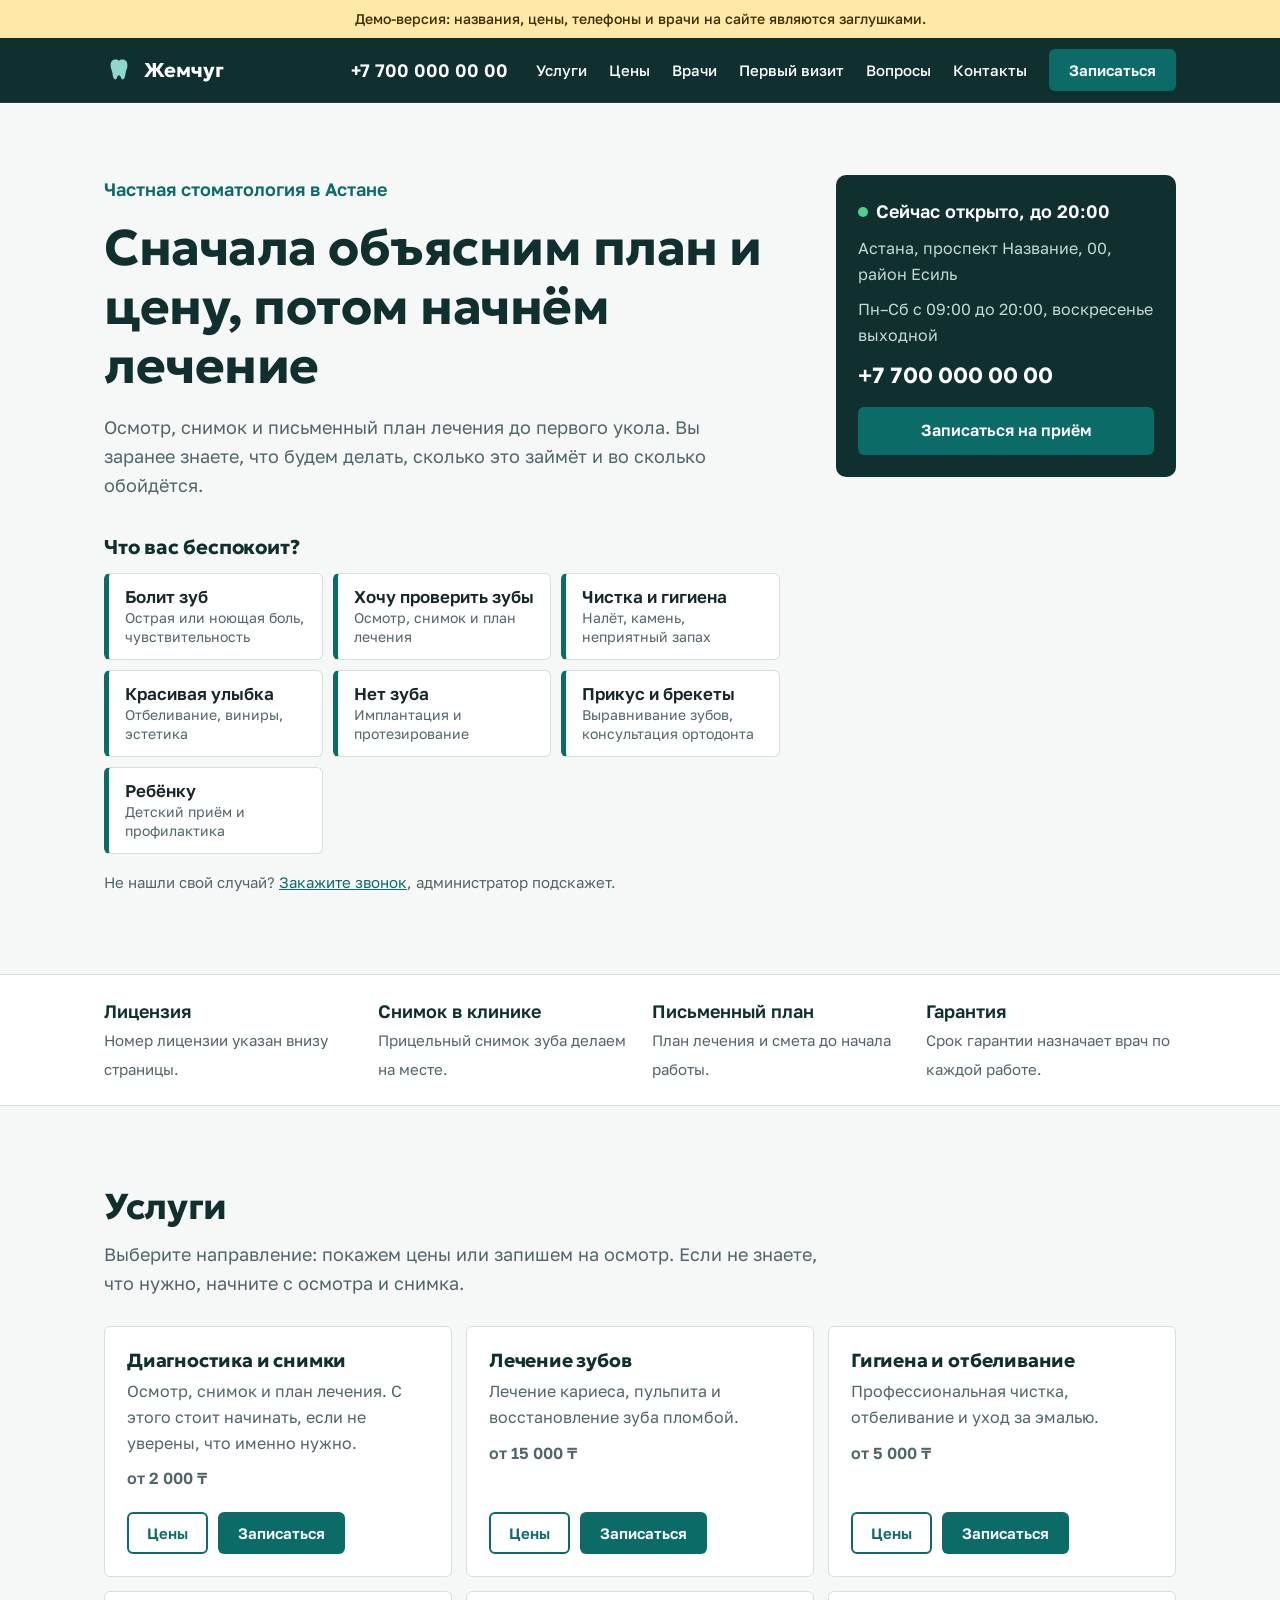
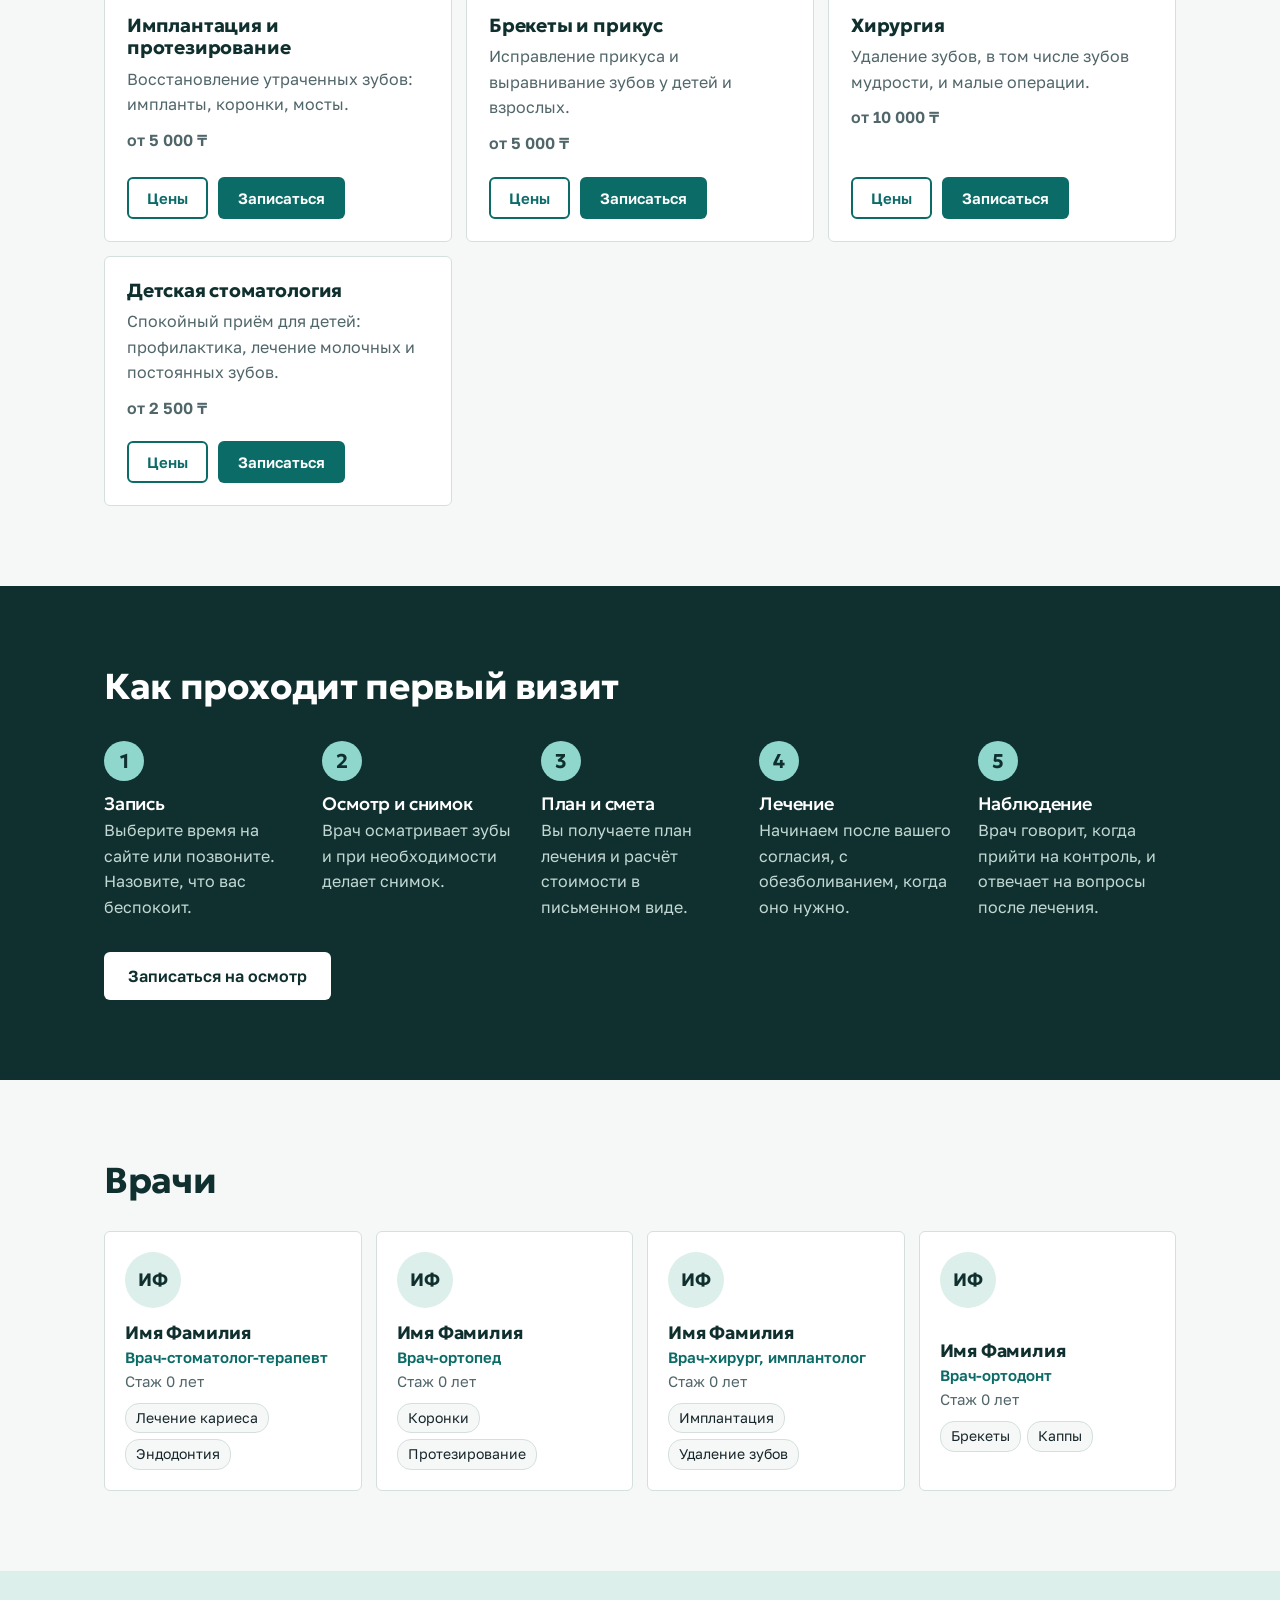
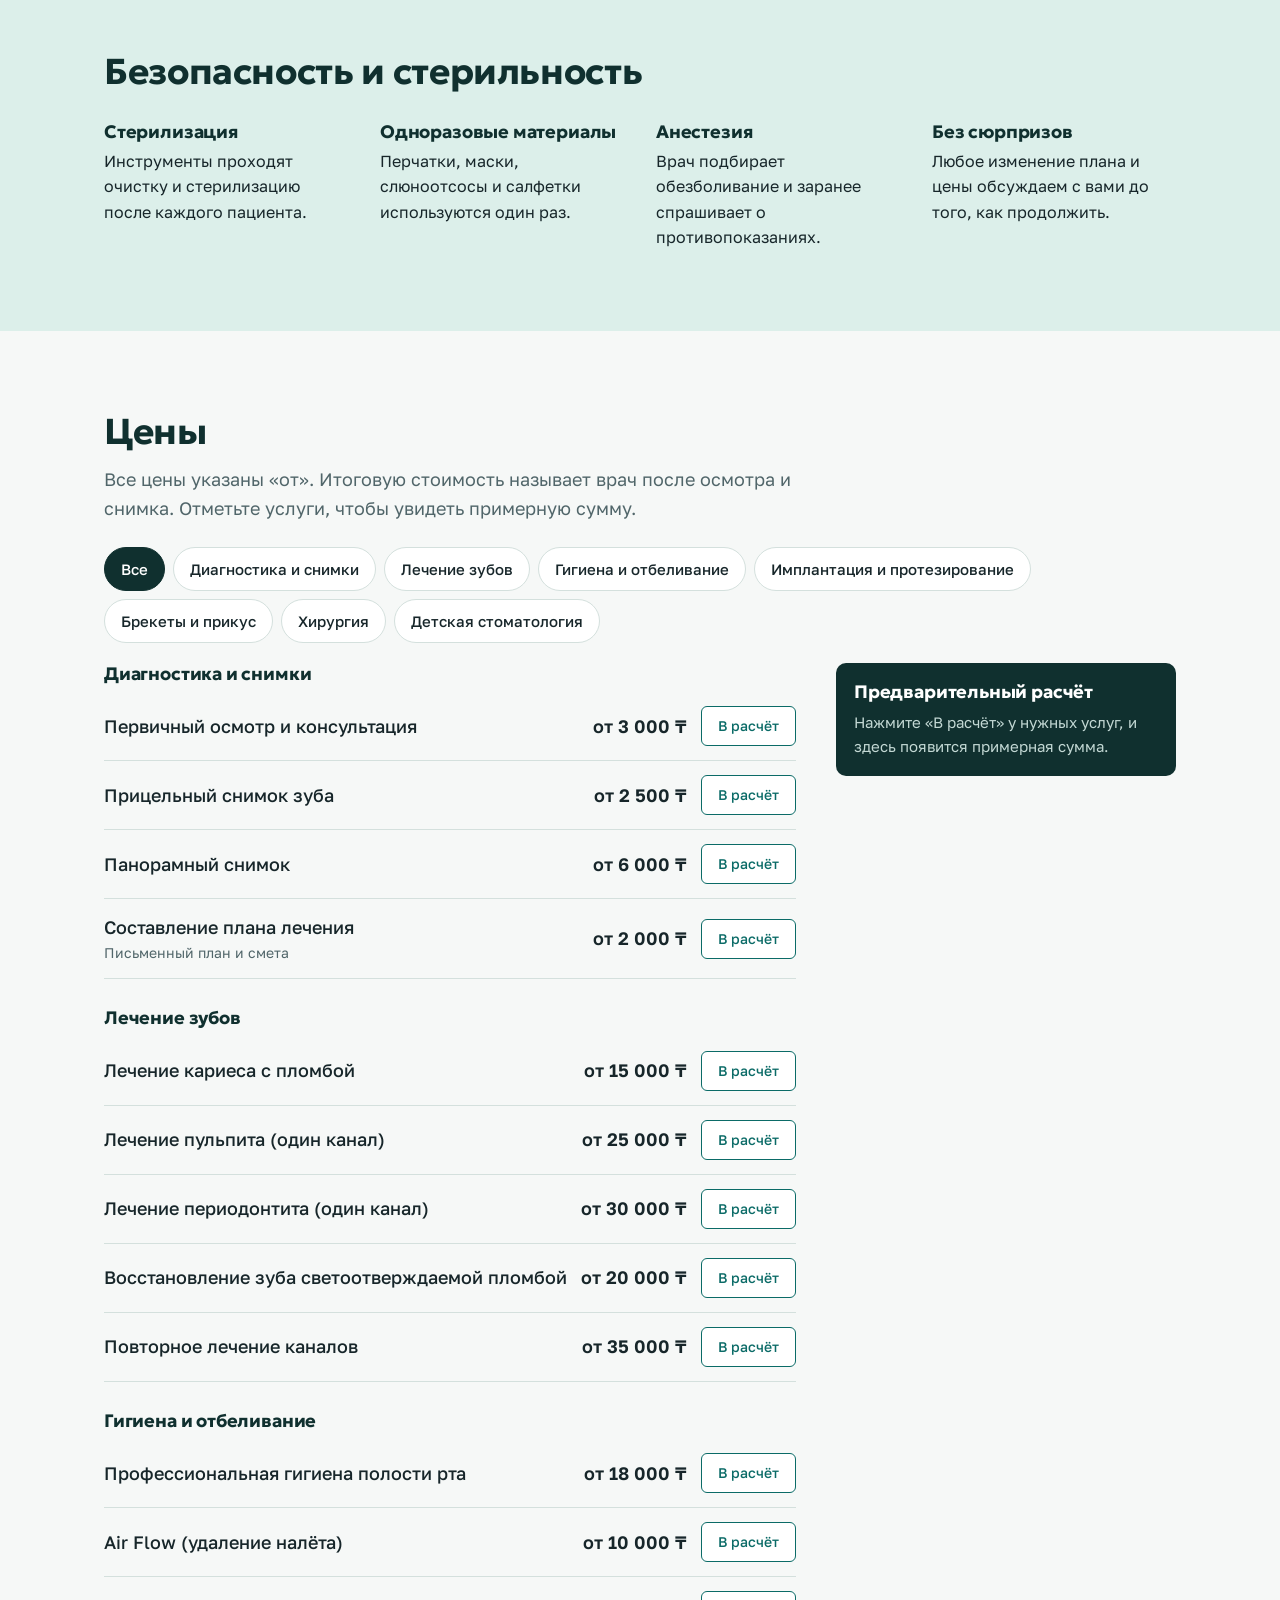
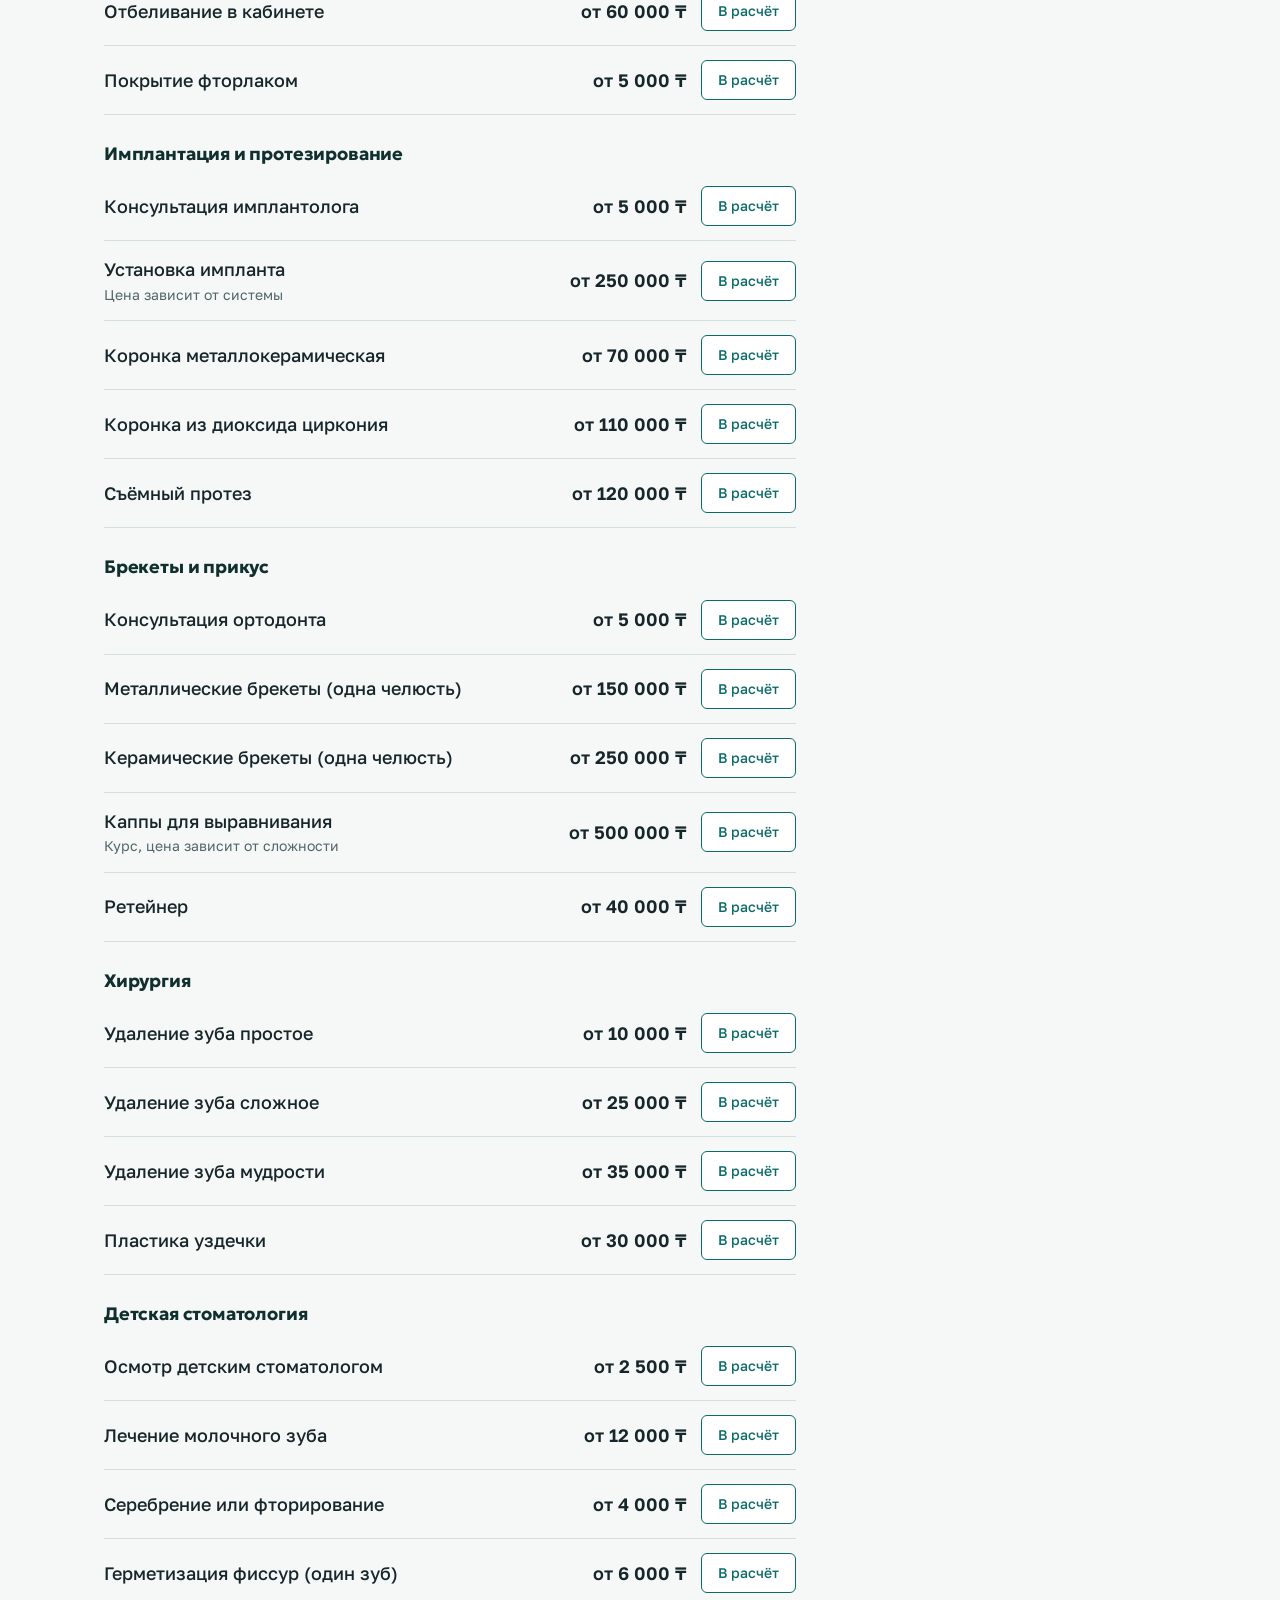
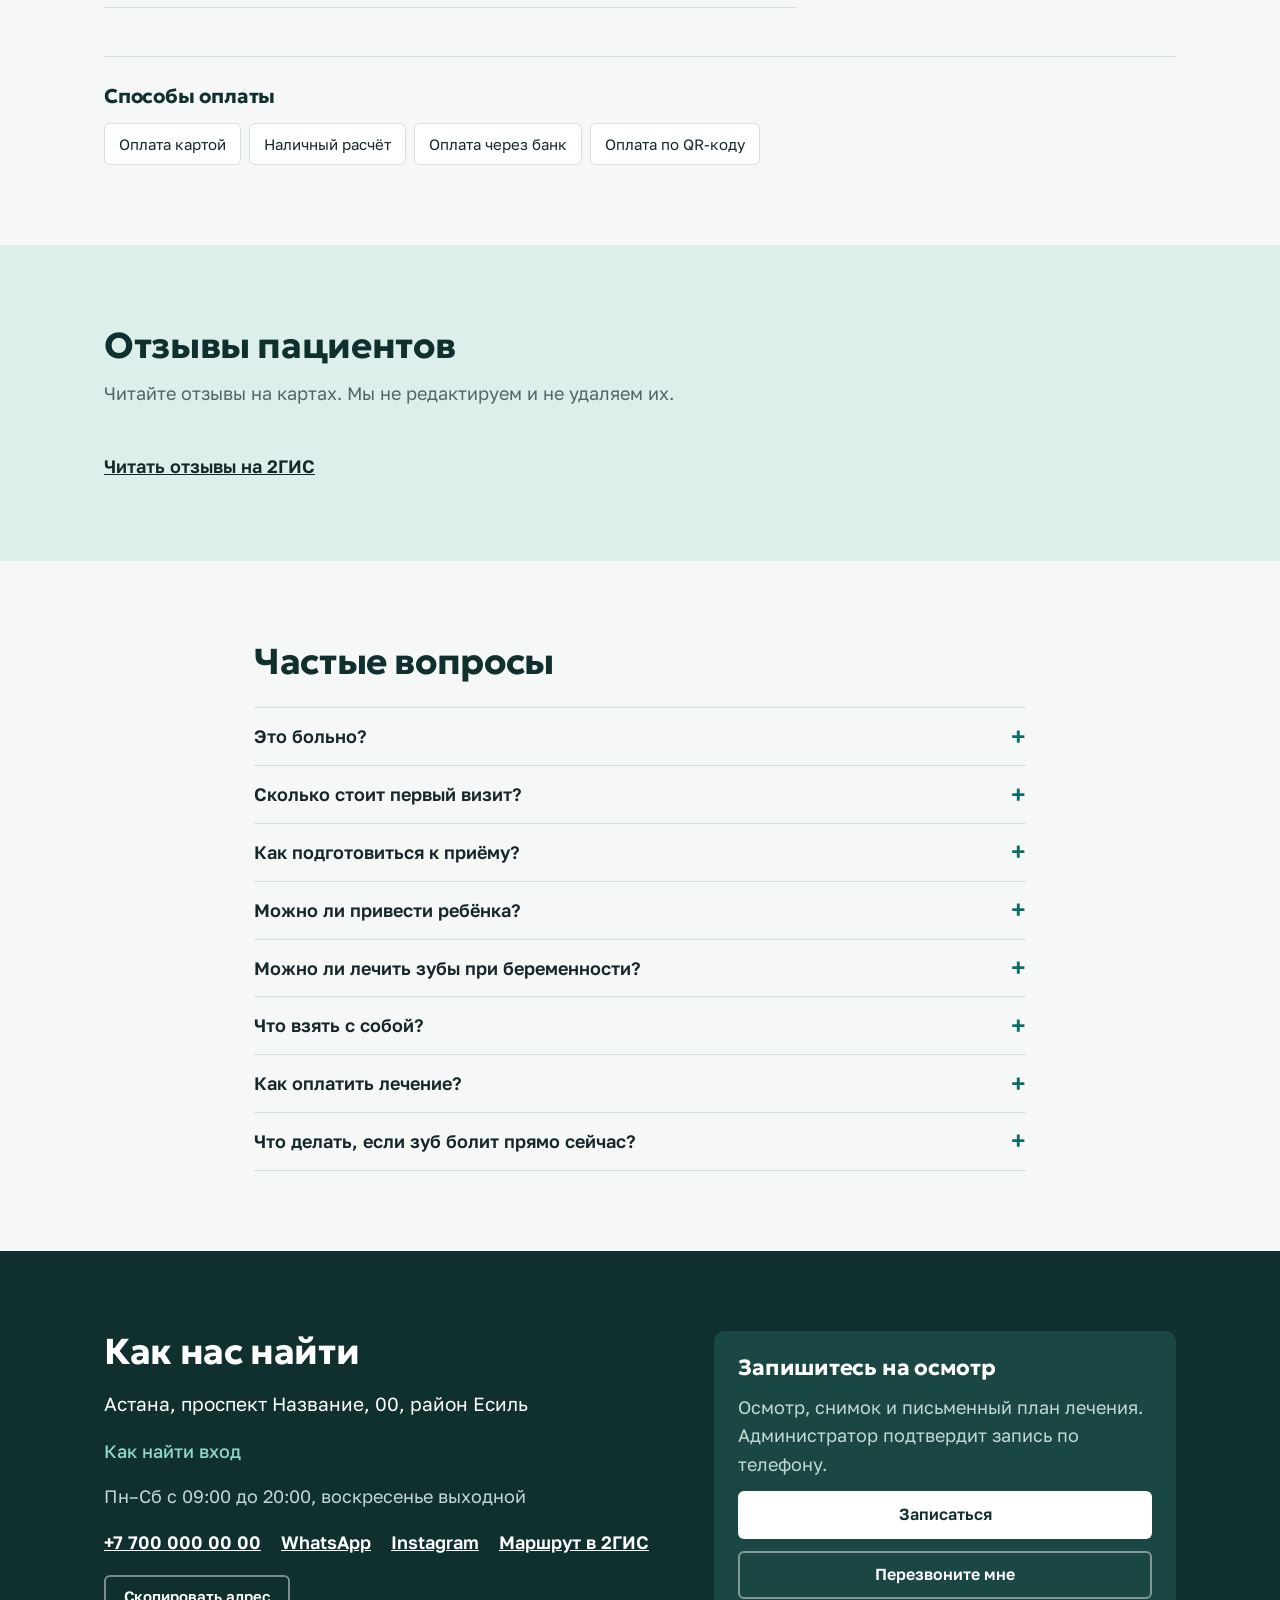
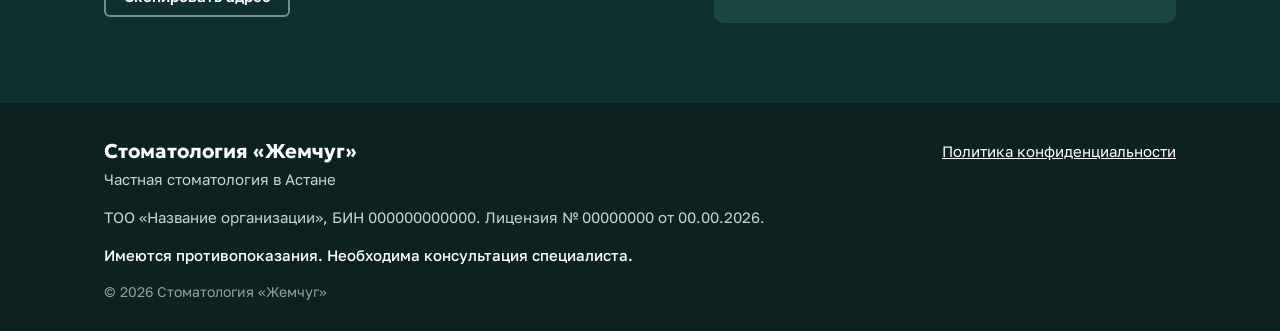
<file: index.html>
<!doctype html>
<html lang="ru">
<head>
  <meta charset="utf-8">
  <meta name="viewport" content="width=device-width, initial-scale=1">
  <title>Стоматология «Жемчуг» в Астане: запись на приём, цены</title>
  <meta name="description" content="Частная стоматология в Астане. Осмотр, снимок и письменный план лечения до начала работы. Цены, врачи, онлайн-запись.">
  <meta property="og:title" content="Стоматология «Жемчуг» в Астане">
  <meta property="og:description" content="Осмотр, план лечения и смета до начала работы. Запись онлайн.">
  <meta property="og:type" content="website">
  <meta property="og:locale" content="ru_RU">
  <meta name="theme-color" content="#10302f">
  <link rel="icon" href="assets/favicon.svg" type="image/svg+xml">
  <link rel="preconnect" href="https://fonts.googleapis.com">
  <link rel="preconnect" href="https://fonts.gstatic.com" crossorigin>
  <link href="https://fonts.googleapis.com/css2?family=Geologica:wght@500;700&family=Golos+Text:wght@400;500;600&display=swap" rel="stylesheet">
  <link rel="stylesheet" href="css/styles.css">
</head>
<body>

<a class="skip" href="#main">К содержанию</a>

<div class="demo-banner" id="demo-banner" hidden>
  Демо-версия: названия, цены, телефоны и врачи на сайте являются заглушками.
</div>

<header class="site-header" id="top">
  <div class="wrap header-inner">
    <a class="logo" href="#top" aria-label="На главную">
      <svg class="logo-mark" viewBox="0 0 64 64" aria-hidden="true"><path fill="currentColor" d="M32 12c-5-4-18-4-18 10 0 7 3 10 4 17 1 7 2 13 6 13s4-9 8-9 4 9 8 9 5-6 6-13c1-7 4-10 4-17C50 8 37 8 32 12z"/></svg>
      <span class="logo-name" data-bind="brand">Жемчуг</span>
    </a>
    <a class="header-phone" id="header-phone" href="#">—</a>
    <button class="menu-btn" type="button" aria-expanded="false" aria-controls="nav" aria-label="Открыть меню">
      <span></span><span></span><span></span>
    </button>
    <nav class="nav" id="nav" aria-label="Основное меню">
      <a href="#services">Услуги</a>
      <a href="#prices">Цены</a>
      <a href="#doctors" data-needs="doctors">Врачи</a>
      <a href="#visit">Первый визит</a>
      <a href="#faq">Вопросы</a>
      <a href="#contacts">Контакты</a>
      <button class="btn btn-primary btn-small" type="button" data-book="visit">Записаться</button>
    </nav>
  </div>
</header>

<main id="main">

  <section class="hero">
    <div class="wrap hero-inner">
      <div class="hero-copy">
        <p class="hero-kicker" data-bind="tagline"></p>
        <h1 data-bind="heroTitle"></h1>
        <p class="hero-text" data-bind="heroText"></p>

        <h2 class="concern-title" id="concern-title">Что вас беспокоит?</h2>
        <div class="concern-grid" id="concern-grid" role="group" aria-labelledby="concern-title"></div>
        <p class="hero-or">Не нашли свой случай? <button class="link-btn" type="button" data-book="callback">Закажите звонок</button>, администратор подскажет.</p>
      </div>

      <aside class="hero-card" aria-label="Коротко о клинике">
        <p class="status" id="status"><span class="status-dot" aria-hidden="true"></span><span id="status-text"></span></p>
        <p class="hero-card-line" id="hero-address"></p>
        <p class="hero-card-line" id="hero-hours"></p>
        <a class="hero-card-phone" id="hero-phone" href="#"></a>
        <button class="btn btn-primary btn-block" type="button" data-book="visit">Записаться на приём</button>
      </aside>
    </div>
  </section>

  <section class="trust" aria-label="Почему нам доверяют">
    <div class="wrap">
      <ul class="trust-list" id="trust-list"></ul>
    </div>
  </section>

  <section class="section" id="services">
    <div class="wrap">
      <h2>Услуги</h2>
      <p class="section-lead">Выберите направление: покажем цены или запишем на осмотр. Если не знаете, что нужно, начните с осмотра и снимка.</p>
      <div class="service-grid" id="service-grid"></div>
    </div>
  </section>

  <section class="section section-dark" id="visit">
    <div class="wrap">
      <h2 id="visit-title"></h2>
      <ol class="steps" id="steps"></ol>
      <button class="btn btn-light" type="button" data-book="visit">Записаться на осмотр</button>
    </div>
  </section>

  <section class="section" id="doctors" data-section="doctors">
    <div class="wrap">
      <h2 id="doctors-title"></h2>
      <div class="doctor-grid" id="doctor-grid"></div>
    </div>
  </section>

  <section class="section section-tint" id="safety">
    <div class="wrap">
      <h2 id="safety-title"></h2>
      <div class="safety-grid" id="safety-grid"></div>
    </div>
  </section>

  <section class="section" id="prices">
    <div class="wrap">
      <h2>Цены</h2>
      <p class="section-lead">Все цены указаны «от». Итоговую стоимость называет врач после осмотра и снимка. Отметьте услуги, чтобы увидеть примерную сумму.</p>
      <div class="chips" id="price-chips" role="group" aria-label="Направление услуг"></div>
      <div class="price-layout">
        <div class="price-list" id="price-list"></div>
        <aside class="calc" id="calc" aria-live="polite"></aside>
      </div>

      <div class="pay" id="pay">
        <h3 id="pay-title"></h3>
        <ul class="pay-list" id="pay-list"></ul>
        <p class="pay-note" id="pay-note"></p>
      </div>
    </div>
  </section>

  <section class="section section-tint" id="reviews">
    <div class="wrap">
      <h2 id="reviews-title"></h2>
      <p class="section-lead" id="reviews-text"></p>
      <div class="review-grid" id="review-grid"></div>
      <p class="reviews-link"><a id="reviews-link" href="#" target="_blank" rel="noopener">Читать отзывы на 2ГИС</a></p>
    </div>
  </section>

  <section class="section" id="faq">
    <div class="wrap faq-wrap">
      <h2 id="faq-title"></h2>
      <div class="faq" id="faq-list"></div>
    </div>
  </section>

  <section class="section section-dark" id="contacts">
    <div class="wrap contact-grid">
      <div>
        <h2>Как нас найти</h2>
        <address class="contact-address" id="contact-address"></address>
        <details class="entrance">
          <summary>Как найти вход</summary>
          <p id="entrance-text"></p>
        </details>
        <p class="contact-line" id="contact-hours"></p>
        <p class="contact-links">
          <a id="contact-phone" href="#"></a>
          <a id="contact-wa" href="#" target="_blank" rel="noopener">WhatsApp</a>
          <a id="contact-ig" href="#" target="_blank" rel="noopener">Instagram</a>
          <a id="contact-map" href="#" target="_blank" rel="noopener">Маршрут в 2ГИС</a>
        </p>
        <button class="btn btn-ghost btn-small" type="button" id="copy-address">Скопировать адрес</button>
        <span class="copy-note" id="copy-note" role="status"></span>
      </div>
      <div class="contact-cta">
        <h3>Запишитесь на осмотр</h3>
        <p>Осмотр, снимок и письменный план лечения. Администратор подтвердит запись по телефону.</p>
        <button class="btn btn-light" type="button" data-book="visit">Записаться</button>
        <button class="btn btn-ghost" type="button" data-book="callback">Перезвоните мне</button>
      </div>
    </div>
  </section>

</main>

<footer class="site-footer">
  <div class="wrap footer-inner">
    <div>
      <p class="footer-brand" data-bind="brandFull"></p>
      <p class="footer-text" data-bind="footerText"></p>
    </div>
    <p class="footer-links"><a href="privacy.html">Политика конфиденциальности</a></p>
    <p class="footer-legal" id="footer-legal"></p>
    <p class="footer-disclaimer" id="footer-disclaimer"></p>
    <p class="footer-copy">© <span id="year"></span> <span data-bind="brandFull"></span></p>
  </div>
</footer>

<noscript>
  <p class="noscript">Для работы сайта нужен JavaScript. Позвоните нам или напишите в WhatsApp, и мы запишем вас на приём.</p>
</noscript>

<nav class="mobile-bar" id="mobile-bar" aria-label="Быстрые действия">
  <a class="mb-call" id="mb-call" href="#">Позвонить</a>
  <a class="mb-wa" id="mb-wa" href="#" target="_blank" rel="noopener">WhatsApp</a>
  <button class="mb-book" type="button" data-book="visit">Записаться</button>
</nav>

<dialog class="modal" id="booking" aria-labelledby="booking-title" data-mode="visit">
  <div class="modal-body">
    <div class="modal-head">
      <h2 id="booking-title">Запись на приём</h2>
      <button class="modal-close" type="button" aria-label="Закрыть" data-close>×</button>
    </div>

    <form class="modal-form" id="booking-form" novalidate>
      <label class="field">
        <span>Имя</span>
        <input type="text" name="name" autocomplete="given-name" required>
        <small class="error" data-error="name"></small>
      </label>

      <label class="field">
        <span>Телефон</span>
        <input type="tel" name="phone" autocomplete="tel" inputmode="tel" placeholder="+7 7XX XXX XX XX" required>
        <small class="error" data-error="phone"></small>
      </label>

      <label class="field" data-only="visit">
        <span>Что вас беспокоит</span>
        <select name="concern" id="booking-concern"></select>
      </label>

      <div class="plan-note" id="plan-note" data-only="visit" hidden></div>

      <label class="field" data-only="visit">
        <span>Врач</span>
        <select name="doctor" id="booking-doctor"></select>
      </label>

      <div class="field-row" data-only="visit">
        <label class="field">
          <span>Удобный день</span>
          <input type="date" name="date" id="booking-date">
        </label>
        <label class="field">
          <span>Время</span>
          <select name="time" id="booking-time"></select>
        </label>
      </div>

      <label class="field" data-only="visit">
        <span>Вы у нас</span>
        <select name="visitType" id="booking-visit"></select>
      </label>

      <div class="hp" aria-hidden="true">
        <label>Не заполняйте это поле <input type="text" name="website" tabindex="-1" autocomplete="off"></label>
      </div>

      <label class="check">
        <input type="checkbox" name="consent" required>
        <span>Я согласен(на) на обработку моих персональных данных согласно <a href="privacy.html" target="_blank" rel="noopener">политике конфиденциальности</a>.</span>
      </label>
      <small class="error" data-error="consent"></small>

      <button class="btn btn-primary btn-block" type="submit" id="booking-submit">Отправить заявку</button>
      <p class="modal-note">Не указывайте здесь паспортные данные и подробности диагноза. Их мы уточним на приёме.</p>
    </form>

    <div class="modal-done" id="booking-done" hidden>
      <h3 id="done-title"></h3>
      <p id="done-text"></p>
      <a class="btn btn-primary btn-block" id="done-link" href="#" target="_blank" rel="noopener" hidden>Открыть чат</a>
      <a class="btn btn-ghost-dark btn-block" id="done-call" href="#">Позвонить в клинику</a>
      <button class="btn btn-quiet btn-block" type="button" data-close>Закрыть</button>
    </div>
  </div>
</dialog>

<script src="js/data.js"></script>
<script src="js/app.js"></script>
</body>
</html>
</file>
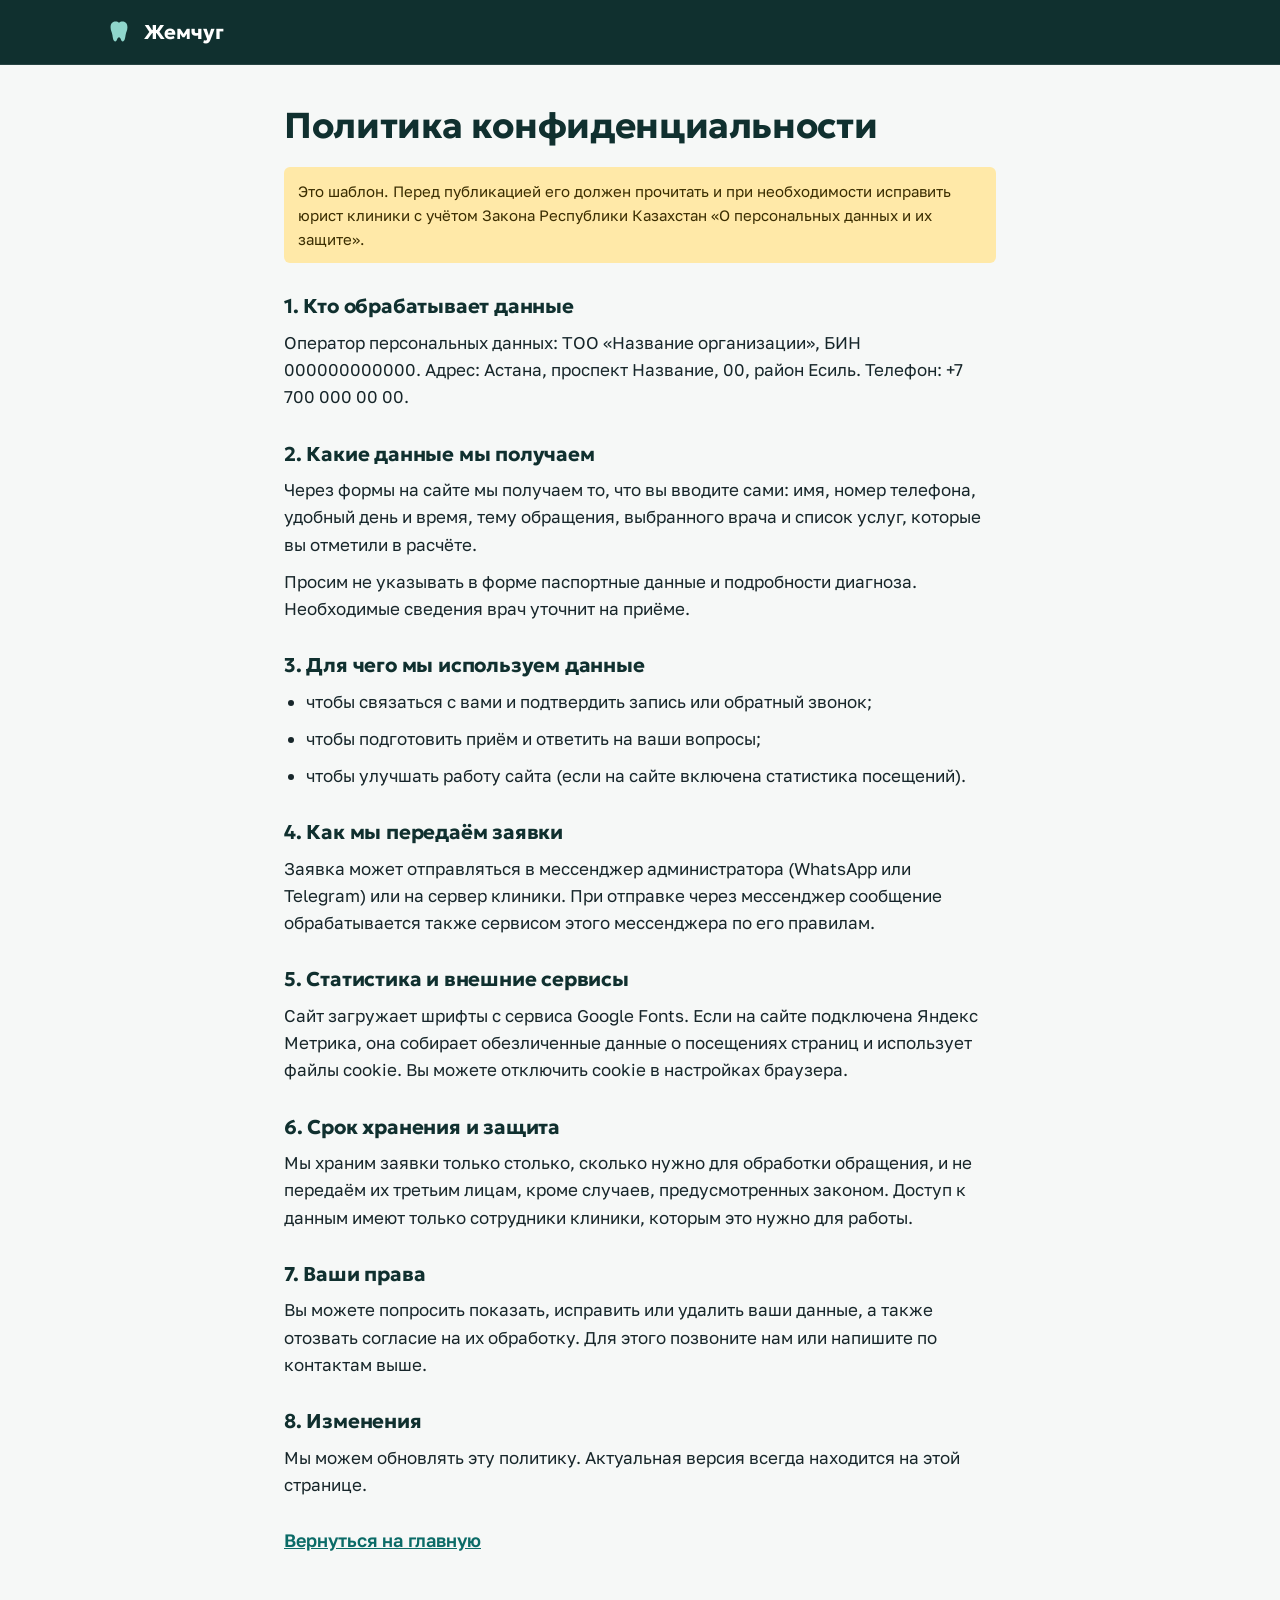
<file: privacy.html>
<!doctype html>
<html lang="ru">
<head>
  <meta charset="utf-8">
  <meta name="viewport" content="width=device-width, initial-scale=1">
  <title>Политика конфиденциальности</title>
  <meta name="robots" content="noindex">
  <link rel="icon" href="assets/favicon.svg" type="image/svg+xml">
  <link href="https://fonts.googleapis.com/css2?family=Geologica:wght@500;700&family=Golos+Text:wght@400;500;600&display=swap" rel="stylesheet">
  <link rel="stylesheet" href="css/styles.css">
  <style>
    body { padding-bottom: 0; }
    .doc { max-width: 760px; padding: 40px var(--gutter) 64px; margin: 0 auto; }
    .doc h1 { font-size: clamp(26px, 6vw, 36px); color: var(--spruce); }
    .doc h2 { font-size: 20px; margin-top: 32px; color: var(--spruce); }
    .doc p, .doc li { margin-top: 10px; font-size: 17px; }
    .doc ul { list-style: disc; padding-left: 22px; }
    .doc .draft { margin-top: 20px; padding: 12px 14px; background: #ffe9a8; color: #3a2d00; border-radius: 6px; font-size: 15px; }
    .doc .back { display: inline-block; margin-top: 28px; font-weight: 600; color: var(--teal); }
  </style>
</head>
<body>
<header class="site-header">
  <div class="wrap header-inner">
    <a class="logo" href="index.html" aria-label="На главную">
      <svg class="logo-mark" viewBox="0 0 64 64" aria-hidden="true"><path fill="currentColor" d="M32 12c-5-4-18-4-18 10 0 7 3 10 4 17 1 7 2 13 6 13s4-9 8-9 4 9 8 9 5-6 6-13c1-7 4-10 4-17C50 8 37 8 32 12z"/></svg>
      <span class="logo-name" id="p-brand"></span>
    </a>
  </div>
</header>

<main class="doc">
  <h1>Политика конфиденциальности</h1>

  <p class="draft" id="p-draft" hidden>Это шаблон. Перед публикацией его должен прочитать и при необходимости исправить юрист клиники с учётом Закона Республики Казахстан «О персональных данных и их защите».</p>

  <h2>1. Кто обрабатывает данные</h2>
  <p>Оператор персональных данных: <span id="p-legal"></span>, БИН <span id="p-bin"></span>. Адрес: <span id="p-address"></span>. Телефон: <span id="p-phone"></span>.</p>

  <h2>2. Какие данные мы получаем</h2>
  <p>Через формы на сайте мы получаем то, что вы вводите сами: имя, номер телефона, удобный день и время, тему обращения, выбранного врача и список услуг, которые вы отметили в расчёте.</p>
  <p>Просим не указывать в форме паспортные данные и подробности диагноза. Необходимые сведения врач уточнит на приёме.</p>

  <h2>3. Для чего мы используем данные</h2>
  <ul>
    <li>чтобы связаться с вами и подтвердить запись или обратный звонок;</li>
    <li>чтобы подготовить приём и ответить на ваши вопросы;</li>
    <li>чтобы улучшать работу сайта (если на сайте включена статистика посещений).</li>
  </ul>

  <h2>4. Как мы передаём заявки</h2>
  <p>Заявка может отправляться в мессенджер администратора (WhatsApp или Telegram) или на сервер клиники. При отправке через мессенджер сообщение обрабатывается также сервисом этого мессенджера по его правилам.</p>

  <h2>5. Статистика и внешние сервисы</h2>
  <p>Сайт загружает шрифты с сервиса Google Fonts. Если на сайте подключена Яндекс Метрика, она собирает обезличенные данные о посещениях страниц и использует файлы cookie. Вы можете отключить cookie в настройках браузера.</p>

  <h2>6. Срок хранения и защита</h2>
  <p>Мы храним заявки только столько, сколько нужно для обработки обращения, и не передаём их третьим лицам, кроме случаев, предусмотренных законом. Доступ к данным имеют только сотрудники клиники, которым это нужно для работы.</p>

  <h2>7. Ваши права</h2>
  <p>Вы можете попросить показать, исправить или удалить ваши данные, а также отозвать согласие на их обработку. Для этого позвоните нам или напишите по контактам выше.</p>

  <h2>8. Изменения</h2>
  <p>Мы можем обновлять эту политику. Актуальная версия всегда находится на этой странице.</p>

  <a class="back" href="index.html">Вернуться на главную</a>
</main>

<script src="js/data.js"></script>
<script>
  (function () {
    function set(id, text) { var el = document.getElementById(id); if (el) el.textContent = text; }
    set("p-brand", SITE_DATA.brand);
    set("p-legal", SITE_DATA.legalName);
    set("p-bin", SITE_DATA.bin);
    set("p-address", SITE_DATA.address + ", " + SITE_DATA.district);
    set("p-phone", SITE_DATA.phoneDisplay);
    // плашку-предупреждение показываем, пока включён демо-режим
    if (CONFIG.demo) document.getElementById("p-draft").hidden = false;
  })();
</script>
</body>
</html>
</file>
<file: css/styles.css>
/* ===== Токены ===== */
:root {
  --spruce: #10302f;
  --spruce-2: #1a4744;
  --teal: #0b6b67;
  --teal-dark: #08524f;
  --mint: #dcefea;
  --porcelain: #f6f8f7;
  --white: #ffffff;
  --text: #17262a;
  --muted: #51666a;
  --line: #d4e0dd;
  --soft-text: #c3d8d4;
  --ok: #1e8a4c;
  --warn: #b3261e;

  --font-display: "Geologica", "Arial Black", system-ui, sans-serif;
  --font-body: "Golos Text", system-ui, -apple-system, "Segoe UI", Roboto, Arial, sans-serif;

  --gutter: 16px;
  --max: 1120px;
  --radius: 6px;
}

/* ===== База ===== */
*, *::before, *::after { box-sizing: border-box; }
html { scroll-behavior: smooth; scroll-padding-top: 76px; }
body {
  margin: 0; padding-bottom: 68px;
  background: var(--porcelain); color: var(--text);
  font-family: var(--font-body); font-size: 17px; line-height: 1.6;
  -webkit-font-smoothing: antialiased;
}
img, svg { max-width: 100%; }
a { color: inherit; }
h1, h2, h3 { font-family: var(--font-display); font-weight: 700; line-height: 1.18; margin: 0; letter-spacing: -0.01em; }
p { margin: 0; }
ul, ol { margin: 0; padding: 0; list-style: none; }
[hidden] { display: none !important; }

.wrap { width: 100%; max-width: var(--max); margin: 0 auto; padding: 0 var(--gutter); }
:focus-visible { outline: 3px solid #2f7de1; outline-offset: 3px; }

.skip { position: absolute; left: -999px; top: 8px; background: var(--white); color: var(--spruce); padding: 8px 12px; z-index: 200; }
.skip:focus { left: 8px; }

.demo-banner { background: #ffe9a8; color: #3a2d00; text-align: center; font-size: 14px; font-weight: 500; padding: 8px var(--gutter); }

/* ===== Кнопки ===== */
.btn {
  display: inline-flex; align-items: center; justify-content: center;
  min-height: 48px; padding: 0 22px;
  font: 600 16px/1.2 var(--font-body);
  border: 2px solid transparent; border-radius: var(--radius);
  cursor: pointer; text-decoration: none; text-align: center;
  transition: background-color .15s, color .15s, border-color .15s;
}
.btn-primary { background: var(--teal); color: var(--white); }
.btn-primary:hover { background: var(--teal-dark); }
.btn-light { background: var(--white); color: var(--spruce); }
.btn-light:hover { background: var(--mint); }
.btn-ghost { border-color: rgba(255,255,255,.45); color: var(--white); background: transparent; }
.btn-ghost:hover { border-color: var(--white); }
.btn-ghost-dark { border-color: var(--teal); color: var(--teal); background: transparent; }
.btn-ghost-dark:hover { background: var(--mint); }
.btn-quiet { background: transparent; color: var(--muted); }
.btn-quiet:hover { color: var(--text); }
.btn-small { min-height: 42px; padding: 0 18px; font-size: 15px; }
.btn-block { width: 100%; }
.link-btn { padding: 0; background: none; border: 0; font: inherit; color: var(--teal); text-decoration: underline; cursor: pointer; }
.link-btn:hover { color: var(--teal-dark); }

/* ===== Шапка ===== */
.site-header { position: sticky; top: 0; z-index: 60; background: var(--spruce); color: var(--white); border-bottom: 1px solid rgba(255,255,255,.1); }
.header-inner { display: flex; align-items: center; gap: 12px; min-height: 64px; }
.logo { display: inline-flex; align-items: center; gap: 10px; text-decoration: none; margin-right: auto; }
.logo-mark { width: 30px; height: 30px; color: #8fd6cc; }
.logo-name { font: 700 20px/1 var(--font-display); }
.header-phone { display: none; font-weight: 600; text-decoration: none; white-space: nowrap; }
.header-phone:hover { text-decoration: underline; }

.menu-btn { display: inline-flex; flex-direction: column; justify-content: center; gap: 5px; width: 44px; height: 44px; padding: 0 10px; background: none; border: 0; cursor: pointer; }
.menu-btn span { display: block; height: 2px; background: var(--white); transition: transform .2s, opacity .2s; }
.menu-btn[aria-expanded="true"] span:nth-child(1) { transform: translateY(7px) rotate(45deg); }
.menu-btn[aria-expanded="true"] span:nth-child(2) { opacity: 0; }
.menu-btn[aria-expanded="true"] span:nth-child(3) { transform: translateY(-7px) rotate(-45deg); }

.nav { position: absolute; left: 0; right: 0; top: 100%; display: none; flex-direction: column; gap: 2px; padding: 8px var(--gutter) 20px; background: var(--spruce); border-bottom: 1px solid rgba(255,255,255,.1); }
.nav.is-open { display: flex; }
.nav a { padding: 12px 0; text-decoration: none; font-weight: 500; }
.nav a:hover { color: #8fd6cc; }
.nav .btn { margin-top: 8px; }

/* ===== Главный экран ===== */
.hero { background: var(--porcelain); border-bottom: 1px solid var(--line); }
.hero-inner { display: grid; gap: 32px; padding-top: 36px; padding-bottom: 48px; }
.hero-kicker { color: var(--teal); font-weight: 600; margin-bottom: 14px; }
.hero h1 { font-size: clamp(28px, 7.5vw, 50px); max-width: 16em; color: var(--spruce); }
.hero-text { margin-top: 18px; max-width: 36em; color: var(--muted); font-size: 18px; }

.concern-title { margin-top: 36px; font-size: 20px; color: var(--spruce); }
.concern-grid { display: grid; grid-template-columns: 1fr; gap: 10px; margin-top: 14px; }
.concern {
  display: flex; flex-direction: column; align-items: flex-start; gap: 2px;
  min-height: 64px; padding: 12px 16px; text-align: left;
  background: var(--white); color: var(--text);
  border: 1.5px solid var(--line); border-left: 5px solid var(--teal); border-radius: var(--radius);
  font-family: var(--font-body); cursor: pointer;
  transition: border-color .15s, background-color .15s, transform .15s;
}
.concern:hover { border-color: var(--teal); background: var(--mint); }
.concern:active { transform: translateY(1px); }
.concern-name { font-weight: 600; font-size: 17px; }
.concern-hint { font-size: 14px; color: var(--muted); line-height: 1.35; }
.hero-or { margin-top: 16px; color: var(--muted); font-size: 15px; }

.hero-card { align-self: start; padding: 22px; background: var(--spruce); color: var(--white); border-radius: 10px; display: grid; gap: 10px; }
.status { display: inline-flex; align-items: center; gap: 8px; font-weight: 600; }
.status-dot { width: 10px; height: 10px; border-radius: 50%; background: #9aa9a7; }
.status.is-open .status-dot { background: #4fd18b; }
.hero-card-line { color: var(--soft-text); font-size: 16px; }
.hero-card-phone { font: 700 22px/1.2 var(--font-display); text-decoration: none; margin: 4px 0 8px; }
.hero-card-phone:hover { text-decoration: underline; }

/* ===== Доверие ===== */
.trust { background: var(--white); border-bottom: 1px solid var(--line); }
.trust-list { display: grid; grid-template-columns: 1fr; }
.trust-list li { padding: 16px 0; border-bottom: 1px solid var(--line); }
.trust-list li:last-child { border-bottom: 0; }
.trust-list strong { display: block; font-weight: 600; color: var(--spruce); }
.trust-list span { color: var(--muted); font-size: 15px; }

/* ===== Секции ===== */
.section { padding: 56px 0; }
.section h2 { font-size: clamp(24px, 5.5vw, 36px); color: var(--spruce); }
.section-lead { margin-top: 12px; color: var(--muted); max-width: 40em; }
.section-dark { background: var(--spruce); color: var(--white); }
.section-dark h2 { color: var(--white); }
.section-dark .section-lead { color: var(--soft-text); }
.section-tint { background: var(--mint); }

/* Услуги */
.service-grid { display: grid; gap: 14px; margin-top: 28px; }
.service-card { display: flex; flex-direction: column; gap: 8px; padding: 22px; background: var(--white); border: 1px solid var(--line); border-radius: var(--radius); }
.service-card h3 { font-size: 19px; color: var(--spruce); }
.service-card p { color: var(--muted); font-size: 16px; }
.service-from { font-weight: 600; color: var(--teal); margin-top: 2px; }
.service-actions { display: flex; flex-wrap: wrap; gap: 10px; margin-top: auto; padding-top: 12px; }

/* Шаги */
.steps { display: grid; gap: 0; margin: 32px 0; counter-reset: step; }
.steps li { position: relative; padding: 18px 0 18px 56px; border-top: 1px solid rgba(255,255,255,.16); counter-increment: step; }
.steps li:last-child { border-bottom: 1px solid rgba(255,255,255,.16); }
.steps li::before { content: counter(step); position: absolute; left: 0; top: 14px; width: 40px; height: 40px; display: grid; place-items: center; font: 700 20px/1 var(--font-display); color: var(--spruce); background: #8fd6cc; border-radius: 50%; }
.steps h3 { font-size: 18px; font-weight: 500; }
.steps p { margin-top: 4px; color: var(--soft-text); font-size: 16px; }

/* Врачи */
.doctor-grid { display: grid; gap: 14px; margin-top: 28px; }
.doctor { display: grid; grid-template-columns: 56px 1fr; gap: 14px; align-items: start; padding: 20px; background: var(--white); border: 1px solid var(--line); border-radius: var(--radius); }
.doctor-avatar { width: 56px; height: 56px; display: grid; place-items: center; font: 700 18px/1 var(--font-display); color: var(--spruce); background: var(--mint); border-radius: 50%; }
.doctor h3 { font-size: 18px; color: var(--spruce); }
.doctor-role { color: var(--teal); font-weight: 600; font-size: 15px; margin-top: 2px; }
.doctor-exp { color: var(--muted); font-size: 15px; }
.doctor-focus { display: flex; flex-wrap: wrap; gap: 6px; margin-top: 10px; }
.doctor-focus li { padding: 3px 10px; background: var(--porcelain); border: 1px solid var(--line); border-radius: 14px; font-size: 14px; }

/* Безопасность */
.safety-grid { display: grid; gap: 22px; margin-top: 28px; }
.safety-grid h3 { font-size: 18px; color: var(--spruce); }
.safety-grid p { margin-top: 6px; color: var(--text); font-size: 16px; max-width: 26em; }

/* Цены */
.chips { display: flex; flex-wrap: wrap; gap: 8px; margin-top: 24px; }
.chip { min-height: 44px; padding: 0 16px; font: 500 15px/1 var(--font-body); background: var(--white); color: var(--text); border: 1.5px solid var(--line); border-radius: 22px; cursor: pointer; }
.chip:hover { border-color: var(--spruce); }
.chip[aria-pressed="true"] { background: var(--spruce); color: var(--white); border-color: var(--spruce); }

.price-layout { display: grid; gap: 20px; margin-top: 20px; }
.calc { order: -1; padding: 18px; background: var(--spruce); color: var(--white); border-radius: 10px; align-self: start; }
.calc h3 { font-size: 18px; }
.calc-empty { margin-top: 8px; color: var(--soft-text); font-size: 15px; }
.calc-items { margin-top: 10px; display: grid; gap: 6px; font-size: 15px; }
.calc-items li { display: flex; justify-content: space-between; gap: 10px; }
.calc-items span:last-child { white-space: nowrap; color: var(--soft-text); }
.calc-total { margin-top: 12px; padding-top: 12px; border-top: 1px solid rgba(255,255,255,.2); display: flex; justify-content: space-between; align-items: baseline; gap: 10px; font-weight: 600; }
.calc-total strong { font: 700 22px/1 var(--font-display); white-space: nowrap; }
.calc-note { margin-top: 10px; font-size: 13px; color: var(--soft-text); line-height: 1.45; }
.calc-actions { display: grid; gap: 8px; margin-top: 14px; }

.price-group + .price-group { margin-top: 28px; }
.price-group h3 { font-size: 18px; color: var(--spruce); margin-bottom: 8px; }
.price-row { display: grid; grid-template-columns: 1fr auto; gap: 6px 14px; align-items: center; padding: 14px 0; border-bottom: 1px solid var(--line); }
.price-name { font-weight: 500; }
.price-note { display: block; color: var(--muted); font-size: 14px; font-weight: 400; }
.price-value { font-weight: 600; white-space: nowrap; text-align: right; }
.add-btn { grid-column: 1 / -1; justify-self: start; min-height: 40px; padding: 0 16px; font: 500 14px/1 var(--font-body); background: var(--white); color: var(--teal); border: 1.5px solid var(--teal); border-radius: var(--radius); cursor: pointer; }
.add-btn:hover { background: var(--mint); }
.add-btn[aria-pressed="true"] { background: var(--teal); color: var(--white); }

.pay { margin-top: 48px; padding-top: 28px; border-top: 1px solid var(--line); }
.pay h3 { font-size: 20px; color: var(--spruce); }
.pay-list { display: flex; flex-wrap: wrap; gap: 8px; margin-top: 14px; }
.pay-list li { padding: 8px 14px; background: var(--white); border: 1px solid var(--line); border-radius: var(--radius); font-size: 15px; }
.pay-note { margin-top: 14px; color: var(--muted); max-width: 40em; }

/* Отзывы */
.review-grid { display: grid; gap: 14px; margin-top: 24px; }
.review { padding: 20px; background: var(--white); border-radius: var(--radius); }
.review p { font-size: 16px; }
.review footer { margin-top: 10px; color: var(--muted); font-size: 14px; }
.reviews-link { margin-top: 20px; font-weight: 600; }

/* Вопросы */
.faq-wrap { max-width: 820px; }
.faq { margin-top: 24px; border-top: 1px solid var(--line); }
.faq details { border-bottom: 1px solid var(--line); }
.faq summary { display: flex; justify-content: space-between; align-items: center; gap: 16px; min-height: 56px; padding: 14px 0; font-weight: 600; cursor: pointer; list-style: none; }
.faq summary::-webkit-details-marker { display: none; }
.faq summary::after { content: "+"; flex: none; font: 500 26px/1 var(--font-body); color: var(--teal); }
.faq details[open] summary::after { content: "−"; }
.faq details p { padding: 0 0 18px; color: var(--muted); max-width: 40em; }

/* Контакты */
.contact-grid { display: grid; gap: 36px; }
.contact-address { margin-top: 16px; font-style: normal; font-size: 19px; }
.entrance { margin-top: 10px; }
.entrance summary { cursor: pointer; color: #8fd6cc; font-weight: 500; min-height: 44px; display: flex; align-items: center; }
.entrance p { padding: 4px 0 8px; color: var(--soft-text); }
.contact-line { margin-top: 8px; color: var(--soft-text); }
.contact-links { display: flex; flex-wrap: wrap; gap: 8px 20px; margin: 18px 0; }
.contact-links a { font-weight: 600; }
.copy-note { margin-left: 10px; font-size: 14px; color: #8fd6cc; }
.contact-cta { padding: 24px; background: var(--spruce-2); border-radius: 10px; display: grid; gap: 12px; align-content: start; }
.contact-cta h3 { font-size: 22px; }
.contact-cta p { color: var(--soft-text); }

/* Подвал */
.site-footer { background: #0b2221; color: var(--soft-text); padding: 36px 0 28px; font-size: 15px; }
.footer-inner { display: grid; gap: 14px; }
.footer-brand { font: 700 20px/1.2 var(--font-display); color: var(--white); }
.footer-text { margin-top: 4px; }
.footer-links a { color: var(--white); }
.footer-disclaimer { color: var(--white); font-weight: 500; }
.footer-copy { font-size: 14px; color: #8aa5a1; }
.noscript { padding: 16px var(--gutter); background: #ffe9a8; color: #3a2d00; text-align: center; }

/* Нижняя панель на телефоне */
.mobile-bar { position: fixed; left: 0; right: 0; bottom: 0; z-index: 70; display: grid; grid-template-columns: 1fr 1fr 1.2fr; gap: 8px; padding: 8px var(--gutter) calc(8px + env(safe-area-inset-bottom)); background: var(--white); border-top: 1px solid var(--line); box-shadow: 0 -4px 16px rgba(16, 48, 47, .12); }
.mobile-bar a, .mobile-bar button { display: flex; align-items: center; justify-content: center; min-height: 48px; font: 600 15px/1 var(--font-body); border-radius: var(--radius); text-decoration: none; border: 2px solid var(--teal); color: var(--teal); background: var(--white); cursor: pointer; }
.mobile-bar .mb-book { background: var(--teal); color: var(--white); }

/* ===== Окно записи ===== */
.modal { width: min(500px, calc(100% - 24px)); max-height: calc(100dvh - 24px); padding: 0; border: 0; border-radius: 10px; background: var(--white); color: var(--text); overflow: auto; }
.modal::backdrop { background: rgba(8, 22, 21, .72); }
.modal-body { padding: 22px; }
.modal-head { display: flex; align-items: flex-start; justify-content: space-between; gap: 12px; margin-bottom: 14px; }
.modal-head h2 { font-size: 22px; color: var(--spruce); }
.modal-close { width: 44px; height: 44px; margin: -8px -8px 0 0; font-size: 28px; line-height: 1; background: none; border: 0; cursor: pointer; color: var(--muted); }
.modal-form { display: grid; gap: 14px; }
.field { display: grid; gap: 6px; }
.field > span { font-weight: 500; font-size: 15px; }
.field input, .field select { width: 100%; min-height: 48px; padding: 0 12px; font: 400 16px var(--font-body); color: var(--text); background: var(--white); border: 1.5px solid #8aa0a2; border-radius: var(--radius); }
.field input:focus, .field select:focus { border-color: #2f7de1; }
.field-row { display: grid; grid-template-columns: 1fr 1fr; gap: 12px; }
.error { color: var(--warn); font-size: 14px; }
.error:empty { display: none; }
.field.has-error input { border-color: var(--warn); }
.check { display: grid; grid-template-columns: 24px 1fr; gap: 10px; align-items: start; font-size: 14px; color: var(--muted); }
.check input { width: 22px; height: 22px; margin: 2px 0 0; accent-color: var(--teal); }
.check a { color: var(--teal); }
.modal-note { font-size: 13px; color: var(--muted); }
.plan-note { padding: 12px 14px; background: var(--mint); border-radius: var(--radius); font-size: 14px; }
.plan-note strong { display: block; margin-bottom: 4px; }
.hp { position: absolute; left: -9999px; width: 1px; height: 1px; overflow: hidden; }
.modal[data-mode="callback"] [data-only="visit"] { display: none; }
.modal-done { display: grid; gap: 12px; }
.modal-done h3 { font-size: 22px; color: var(--spruce); }
.modal-done p { color: var(--muted); }

/* ===== Планшет и десктоп ===== */
@media (min-width: 720px) {
  :root { --gutter: 24px; }
  body { font-size: 18px; padding-bottom: 0; }
  .mobile-bar { display: none; }
  .section { padding: 80px 0; }

  .menu-btn { display: none; }
  .header-phone { display: inline; margin-right: 16px; }
  .nav { position: static; display: flex; flex-direction: row; align-items: center; gap: 22px; padding: 0; background: none; border: 0; }
  .nav a { padding: 8px 0; font-size: 15px; }
  .nav .btn { margin: 0; }

  .concern-grid { grid-template-columns: repeat(2, 1fr); }
  .trust-list { grid-template-columns: repeat(4, 1fr); gap: 24px; }
  .trust-list li { border-bottom: 0; padding: 22px 0; }
  .service-grid { grid-template-columns: repeat(2, 1fr); }
  .doctor-grid { grid-template-columns: repeat(2, 1fr); }
  .safety-grid { grid-template-columns: repeat(2, 1fr); gap: 32px; }
  .review-grid { grid-template-columns: repeat(2, 1fr); }
  .price-row { grid-template-columns: 1fr auto auto; }
  .add-btn { grid-column: auto; justify-self: end; }
  .steps { grid-template-columns: repeat(5, 1fr); gap: 20px; }
  .steps li { padding: 52px 0 0; border-top: 0; border-bottom: 0 !important; }
  .steps li::before { top: 0; }
  .contact-grid { grid-template-columns: 1.2fr 1fr; gap: 56px; }
  .footer-inner { grid-template-columns: 1fr auto; align-items: start; }
  .footer-legal, .footer-disclaimer, .footer-copy { grid-column: 1 / -1; }
}

@media (min-width: 1040px) {
  .hero-inner { grid-template-columns: 1fr 340px; gap: 56px; padding-top: 72px; padding-bottom: 80px; }
  .hero-card { position: sticky; top: 96px; }
  .concern-grid { grid-template-columns: repeat(3, 1fr); }
  .service-grid { grid-template-columns: repeat(3, 1fr); }
  .doctor-grid { grid-template-columns: repeat(4, 1fr); }
  .doctor { grid-template-columns: 1fr; }
  .safety-grid { grid-template-columns: repeat(4, 1fr); }
  .review-grid { grid-template-columns: repeat(3, 1fr); }
  .price-layout { grid-template-columns: 1fr 340px; gap: 40px; }
  .calc { order: 0; position: sticky; top: 96px; }
}

@media (prefers-reduced-motion: reduce) {
  html { scroll-behavior: auto; }
  * { transition: none !important; }
}
</file>
